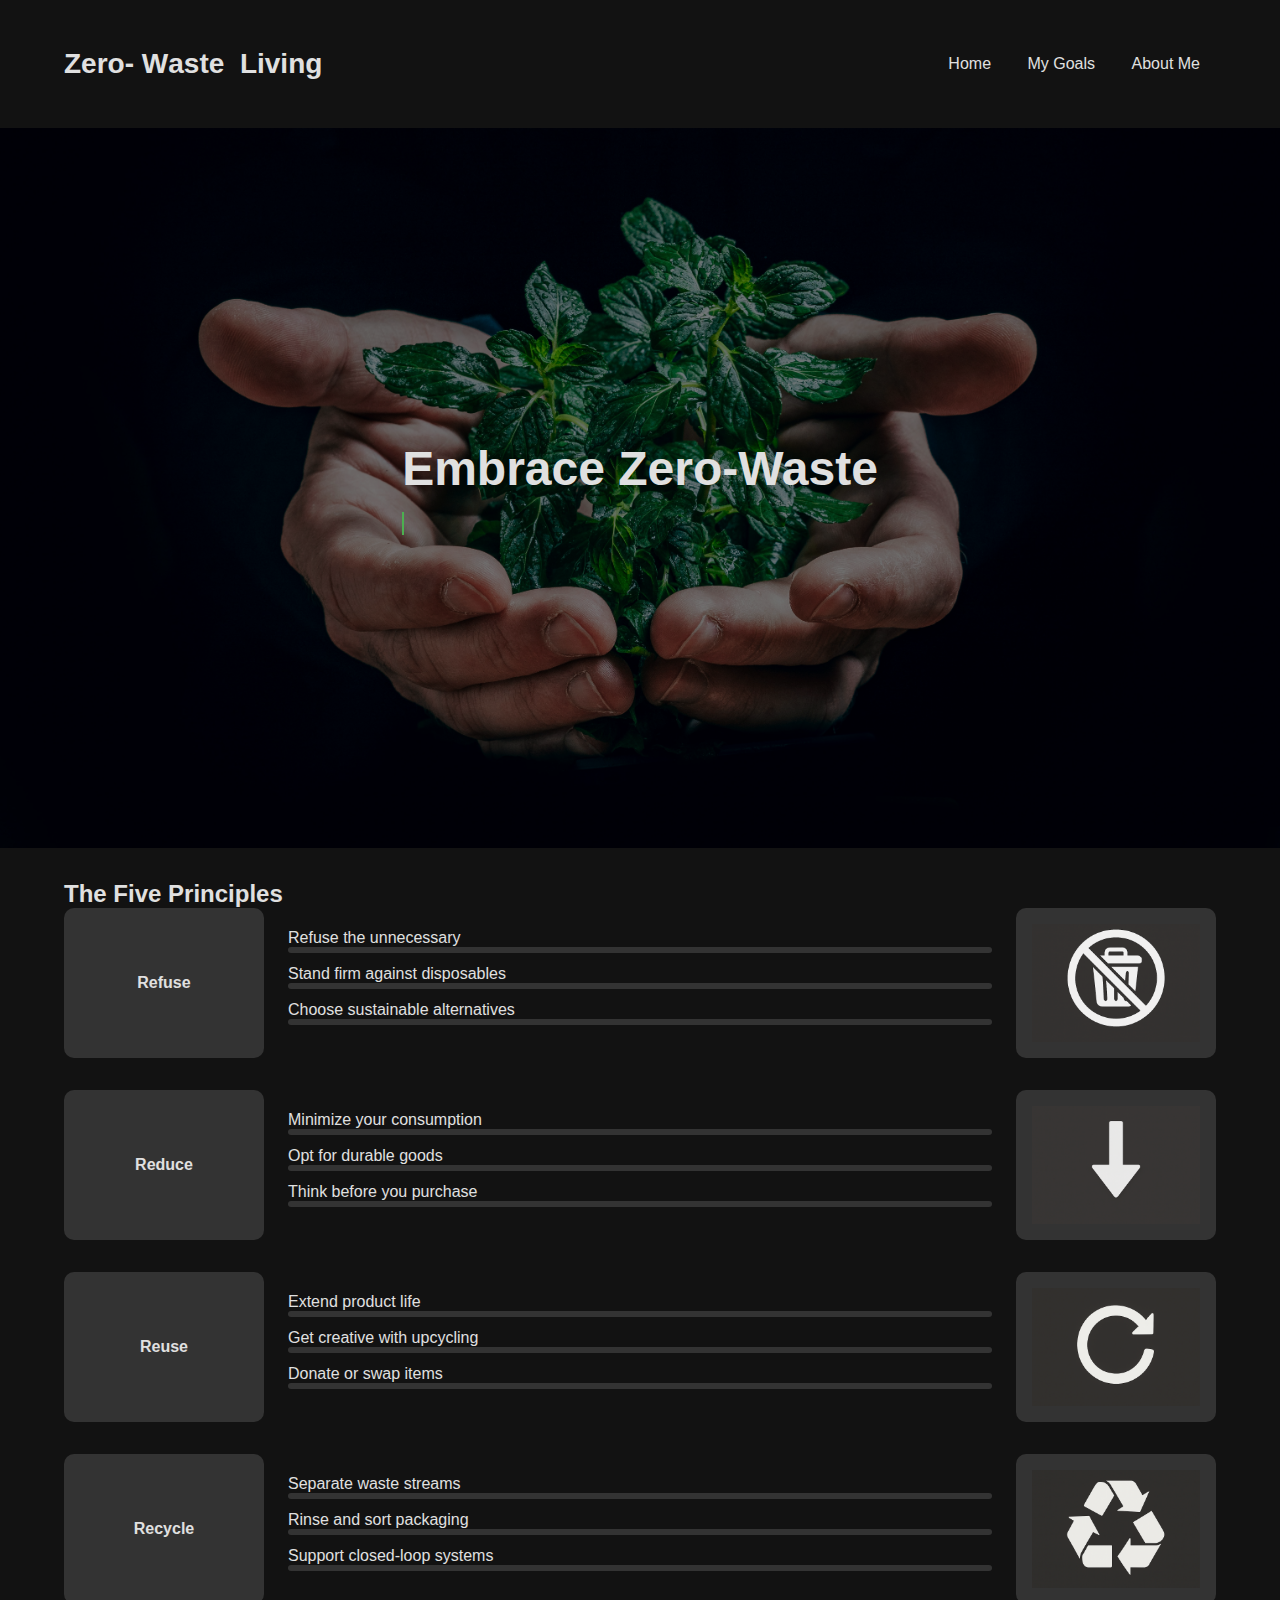
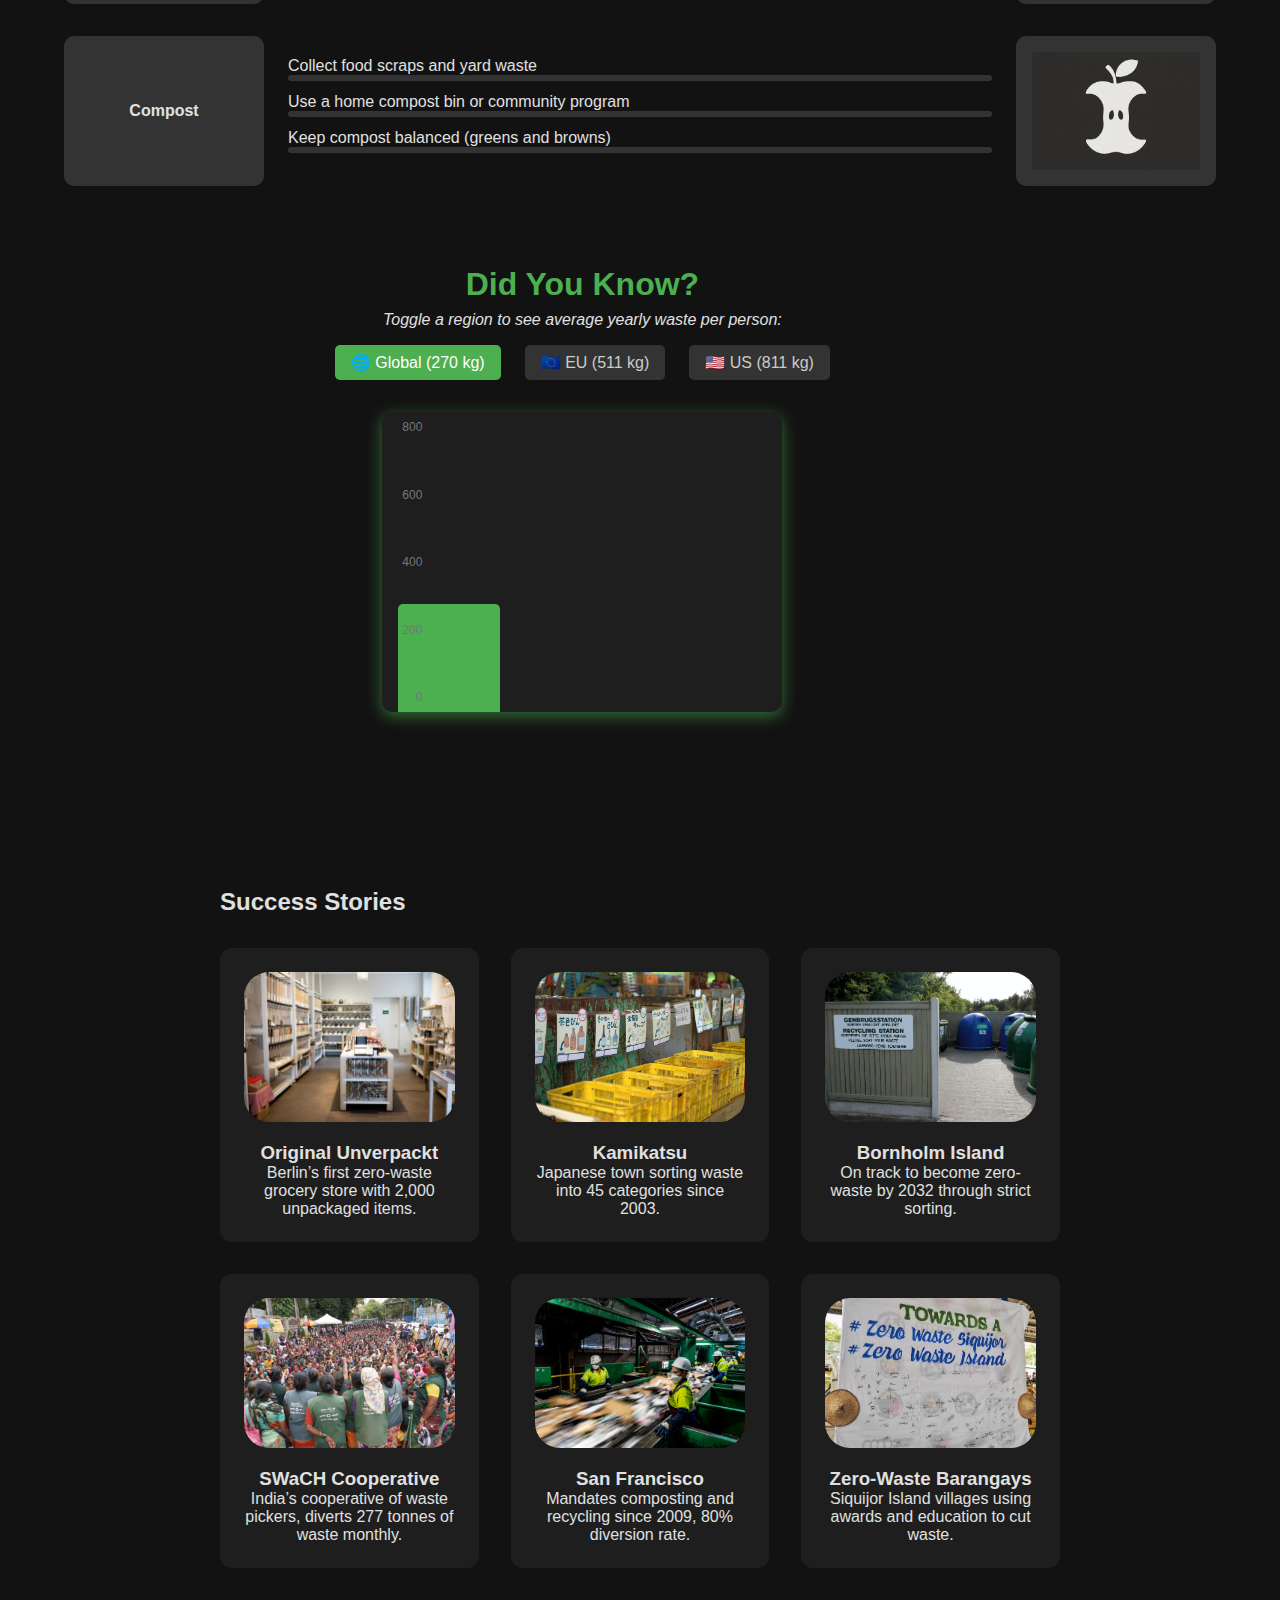
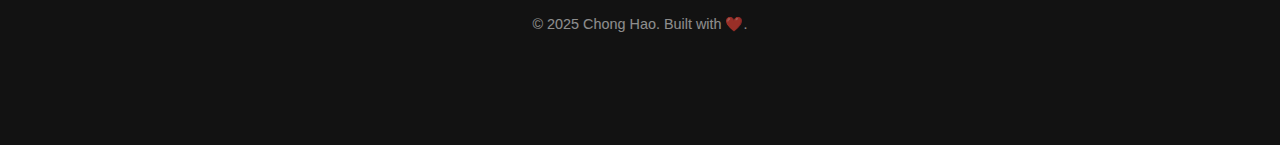
<file: FEDCA1/index.html>
<!DOCTYPE html>
<html lang="en">
<head>
  <meta charset="UTF-8">
  <meta name="viewport" content="width=device-width, initial-scale=1.0">
  <title>Zero-Waste Living</title>
  <!-- Stylesheet -->
   <link rel="stylesheet" href="index.css">
</head>
<body>
  <!-- Header -->
  <div class="container">
    <header>
      <div class="logo" id="wave-logo">
        <!-- Logo spans -->
        <span class="wave">Z</span><span class="wave">e</span><span class="wave">r</span><span class="wave">o</span><span class="wave">-</span>
        <span class="wave">W</span><span class="wave">a</span><span class="wave">s</span><span class="wave">t</span><span class="wave">e</span>
        <span class="wave"> </span>
        <span class="wave">L</span><span class="wave">i</span><span class="wave">v</span><span class="wave">i</span><span class="wave">n</span><span class="wave">g</span>
      </div>
      <nav>
        <a href="#home">Home</a>
        <a href="personal.html">My Goals</a>
        <a href="about.html">About Me</a>
      </nav>
    </header>
  </div>

  <!-- Hero -->
  <section class="hero" id="home">
    <div class="hero-content">
      <h1>Embrace <span class="color-changing">Zero-Waste</span></h1>
      <p class="typing">Five Principles to Transform Your Lifestyle</p>
    </div>
  </section>

  <!-- Principles -->
  <div class="container" id="principles">
    <h2>The  Five Principles</h2>
    <!-- Flip Rows -->
    <!-- Refuse -->
    <div class="flip-row">
      <div class="flip-container">
        <div class="flip-card">
          <div class="flip-inner">
            <div class="flip-front"><strong>Refuse</strong></div>
            <div class="flip-back">Say no to single-use plastics and freebies.</div>
          </div>
        </div>
      </div>
      <div>
        <div class="skill"><span>Refuse the unnecessary</span><div class="skill-bar"><div class="skill-fill"></div></div></div>
        <div class="skill"><span>Stand firm against disposables</span><div class="skill-bar"><div class="skill-fill"></div></div></div>
        <div class="skill"><span>Choose sustainable alternatives</span><div class="skill-bar"><div class="skill-fill"></div></div></div>
      </div>
      <div class="flip-container">
        <div class="flip-card">
          <div class="flip-inner">
            <div class="flip-front"><img src="refuse1.png" alt="Refuse action" style="width:100%; height:100%; object-fit:cover;" /></div>
            <div class="flip-back"><img src="single-use-plastic-main.jpg" alt="Refuse action" style="width:100%; height:100%; object-fit:cover;" /></div>
          </div>
        </div>
      </div>
    </div>
    <!-- Reduce -->
    <div class="flip-row">
      <div class="flip-container">
        <div class="flip-card"><div class="flip-inner"><div class="flip-front"><strong>Reduce</strong></div><div class="flip-back">Buy less, choose quality over quantity.</div></div></div>
      </div>
      <div>
        <div class="skill"><span>Minimize your consumption</span><div class="skill-bar"><div class="skill-fill"></div></div></div>
        <div class="skill"><span>Opt for durable goods</span><div class="skill-bar"><div class="skill-fill"></div></div></div>
        <div class="skill"><span>Think before you purchase</span><div class="skill-bar"><div class="skill-fill"></div></div></div>
      </div>
      <div class="flip-container">
        <div class="flip-card"><div class="flip-inner"><div class="flip-front"><img src="reduce.png" alt="Reduce action" style="width:100%; height:100%; object-fit:cover;"/></div>
        <div class="flip-back"><img src="reduce1.jpg" alt="Refuse action" style="width:100%; height:100%; object-fit:cover;" /></div></div></div>
      </div>
    </div>
    <!-- Reuse -->
    <div class="flip-row">
      <div class="flip-container">
        <div class="flip-card"><div class="flip-inner"><div class="flip-front"><strong>Reuse</strong></div><div class="flip-back">Repair and repurpose your items.</div></div></div>
      </div>
      <div>
        <div class="skill"><span>Extend product life</span><div class="skill-bar"><div class="skill-fill"></div></div></div>
        <div class="skill"><span>Get creative with upcycling</span><div class="skill-bar"><div class="skill-fill"></div></div></div>
        <div class="skill"><span>Donate or swap items</span><div class="skill-bar"><div class="skill-fill"></div></div></div>
      </div>
      <div class="flip-container">
        <div class="flip-card"><div class="flip-inner"><div class="flip-front"><img src="reuse.png" alt="Reuse action" style="width:100%; height:100%; object-fit:cover;"/></div>
        <div class="flip-back"><img src="reuse2.png" alt="Refuse action" style="width:100%; height:100%; object-fit:cover;" /></div></div></div>
      </div>
    </div>
    <!-- Recycle -->
    <div class="flip-row">
      <div class="flip-container">
        <div class="flip-card"><div class="flip-inner"><div class="flip-front"><strong>Recycle</strong></div><div class="flip-back">Sort materials properly to reduce landfill.</div></div></div>
      </div>
      <div>
        <div class="skill"><span>Separate waste streams</span><div class="skill-bar"><div class="skill-fill"></div></div></div>
        <div class="skill"><span>Rinse and sort packaging</span><div class="skill-bar"><div class="skill-fill"></div></div></div>
        <div class="skill"><span>Support closed-loop systems</span><div class="skill-bar"><div class="skill-fill"></div></div></div>
        </div>
      <div class="flip-container">
        <div class="flip-card"><div class="flip-inner"><div class="flip-front"><img src="recycle.png" alt="Reuse action" style="width:100%; height:100%; object-fit:cover;"/></div>
        <div class="flip-back"><img src="recycle1.png" alt="Refuse action" style="width:100%; height:100%; object-fit:cover;" /></div></div></div>
      </div>
    </div>
     <!-- Recycle -->
    <div class="flip-row">
      <div class="flip-container">
        <div class="flip-card"><div class="flip-inner"><div class="flip-front"><strong>Compost</strong></div><div class="flip-back">Save kitchen scraps for composting</div></div></div>
      </div>
      <div>
        <div class="skill"><span>Collect food scraps and yard waste</span><div class="skill-bar"><div class="skill-fill"></div></div></div>
        <div class="skill"><span>Use a home compost bin or community program</span><div class="skill-bar"><div class="skill-fill"></div></div></div>
        <div class="skill"><span>Keep compost balanced (greens and browns)</span><div class="skill-bar"><div class="skill-fill"></div></div></div>
        </div>
      <div class="flip-container">
        <div class="flip-card"><div class="flip-inner"><div class="flip-front"><img src="compost.png" alt="Reuse action" style="width:100%; height:100%; object-fit:cover;"/></div>
        <div class="flip-back"><img src="compost2.png" alt="Refuse action" style="width:100%; height:100%; object-fit:cover;" /></div></div></div>
      </div>
    </div>
        <!-- Statistics -->
  <section id="statistics" class="container">
    <h2>Did You Know?</h2>
    <p>Toggle a region to see average yearly waste per person:</p>

    <!-- Hidden radios must be siblings of .chart -->
    <input type="radio" name="region" id="region-global" checked>
    <input type="radio" name="region" id="region-eu">
    <input type="radio" name="region" id="region-us">

    <!-- Controls -->
    <div class="stats-controls">
      <label for="region-global">🌐 Global (270 kg)</label>
      <label for="region-eu">🇪🇺 EU (511 kg)</label>
      <label for="region-us">🇺🇸 US (811 kg)</label>
    </div>

    <!-- Chart -->
    <div class="chart">
      <div class="bar global" title="Global: 570 kg"></div>
      <div class="bar eu"     title="EU: 490 kg"></div>
      <div class="bar us"     title="US: 730 kg"></div>
      <div class="y-axis">
        <span>0</span><span>200</span><span>400</span>
        <span>600</span><span>800</span>
      </div>
    </div>
  </section>

  <!-- Success Stories -->
  <div class="container" id="stories">


  <!-- Success Stories -->
  <div class="container" id="stories">

<div class="container" id="stories">
  <h2>Success Stories</h2>
  <div class="grid">
    <!-- Original Unverpackt -->
    <div class="card">
      <a href="https://original-unverpackt.de" target="_blank" rel="noopener noreferrer">
        <img src="original-unverpackt-store.jpg" alt="Original Unverpackt">
      </a>
      <h3>Original Unverpackt</h3>
      <p class="summary">
        Berlin’s first zero-waste grocery store with 2,000 unpackaged items.
      </p>
      <p class="details">
        Founded in 2014 by Sara and Milena, Original Unverpackt pioneered refill stations across Europe. They offer bulk staples—grains, spices, cleaning products—and partner with local producers for seasonal goods. In 2024 they opened a second location and launched an online refilling service.
      </p>
    </div>

    <!-- Kamikatsu -->
    <div class="card">
      <a href="https://www.core77.com/posts/125980/This-Japanese-Town-Sorts-Their-Waste-Into-These-45-Categories" target="_blank" rel="noopener noreferrer">
        <img src="japan.avif" alt="Kamikatsu Town">
      </a>
      <h3>Kamikatsu</h3>
      <p class="summary">
        Japanese town sorting waste into 45 categories since 2003.
      </p>
      <p class="details">
        In 2003 Kamikatsu set a goal to go zero-waste by 2020 and introduced a 45-bin separation system. Residents bring sorted materials to the recycling centre and attend monthly workshops. Their initiative has cut landfill waste by over 80% and become a global model.
      </p>
    </div>

    <!-- Bornholm Island -->
    <div class="card">
      <a href="https://www.bornholm.info" target="_blank" rel="noopener noreferrer">
        <img src="waste-recycling-bornholm-denmark (1).jpg" alt="Bornholm Island">
      </a>
      <h3>Bornholm Island</h3>
      <p class="summary">
        On track to become zero-waste by 2032 through strict sorting.
      </p>
      <p class="details">
        The Danish island has invested in state-of-the-art recycling and composting facilities. Every household sorts into 12 waste streams, and local restaurants repurpose food scraps into biogas. A pay-as-you-throw scheme rewards minimal residual waste.
      </p>
    </div>

    <!-- SWaCH Cooperative -->
    <div class="card">
      <a href="https://swachcoop.com" target="_blank" rel="noopener noreferrer">
        <img src="2403.webp" alt="SWaCH Cooperative">
      </a>
      <h3>SWaCH Cooperative</h3>
      <p class="summary">
        India’s cooperative of waste pickers, diverts 277 tonnes of waste monthly.
      </p>
      <p class="details">
        Established in Pune in 2008, SWaCH is run by over 3,000 waste pickers who provide doorstep collection to 400,000+ households. They segregate on the spot, ensuring recyclables go back into the system and organics to compost.
      </p>
    </div>

    <!-- San Francisco -->
    <div class="card">
      <a href="https://sfenvironment.org/zero-waste" target="_blank" rel="noopener noreferrer">
        <img src="lede-wwsanfran-peterson.jpg" alt="San Francisco">
      </a>
      <h3>San Francisco</h3>
      <p class="summary">
        Mandates composting and recycling since 2009, 80% diversion rate.
      </p>
      <p class="details">
        In 2009 the city required three-bin separation (landfill, compost, recycling). Thanks to strict enforcement and education, San Francisco consistently diverts over 80% of its waste. In 2023 the rate hit 83%, aiming for zero waste by 2025.
      </p>
    </div>

    <!-- Zero-Waste Barangays -->
    <div class="card">
      <a href="https://pia.gov.ph/siquijor-awards-zero-waste-brgys-public-schools/" target="_blank" rel="noopener noreferrer">
        <img src="philipine.jpg" alt="Zero-Waste Barangays">
      </a>
      <h3>Zero-Waste Barangays</h3>
      <p class="summary">
        Siquijor Island villages using awards and education to cut waste.
      </p>
      <p class="details">
        Barangays compete for the “Zero-Waste Champion” award by implementing plastic bans, community composting, and school cleanups. Micro-grants and training from the local government have slashed plastic litter by 60% in four years.
      </p>
    </div>
  </div>
</div>


  <!-- Footer -->
  <footer>
    <p>&copy; 2025 Chong Hao. Built with ❤️.</p>
  </footer>

  <!-- Expand/Collapse Script -->
  <script>
    document.querySelectorAll('#stories .card').forEach(card => {
      card.addEventListener('click', () => {
        card.classList.toggle('expanded');
      });
    });
  </script>
</body>
</html>
</file>
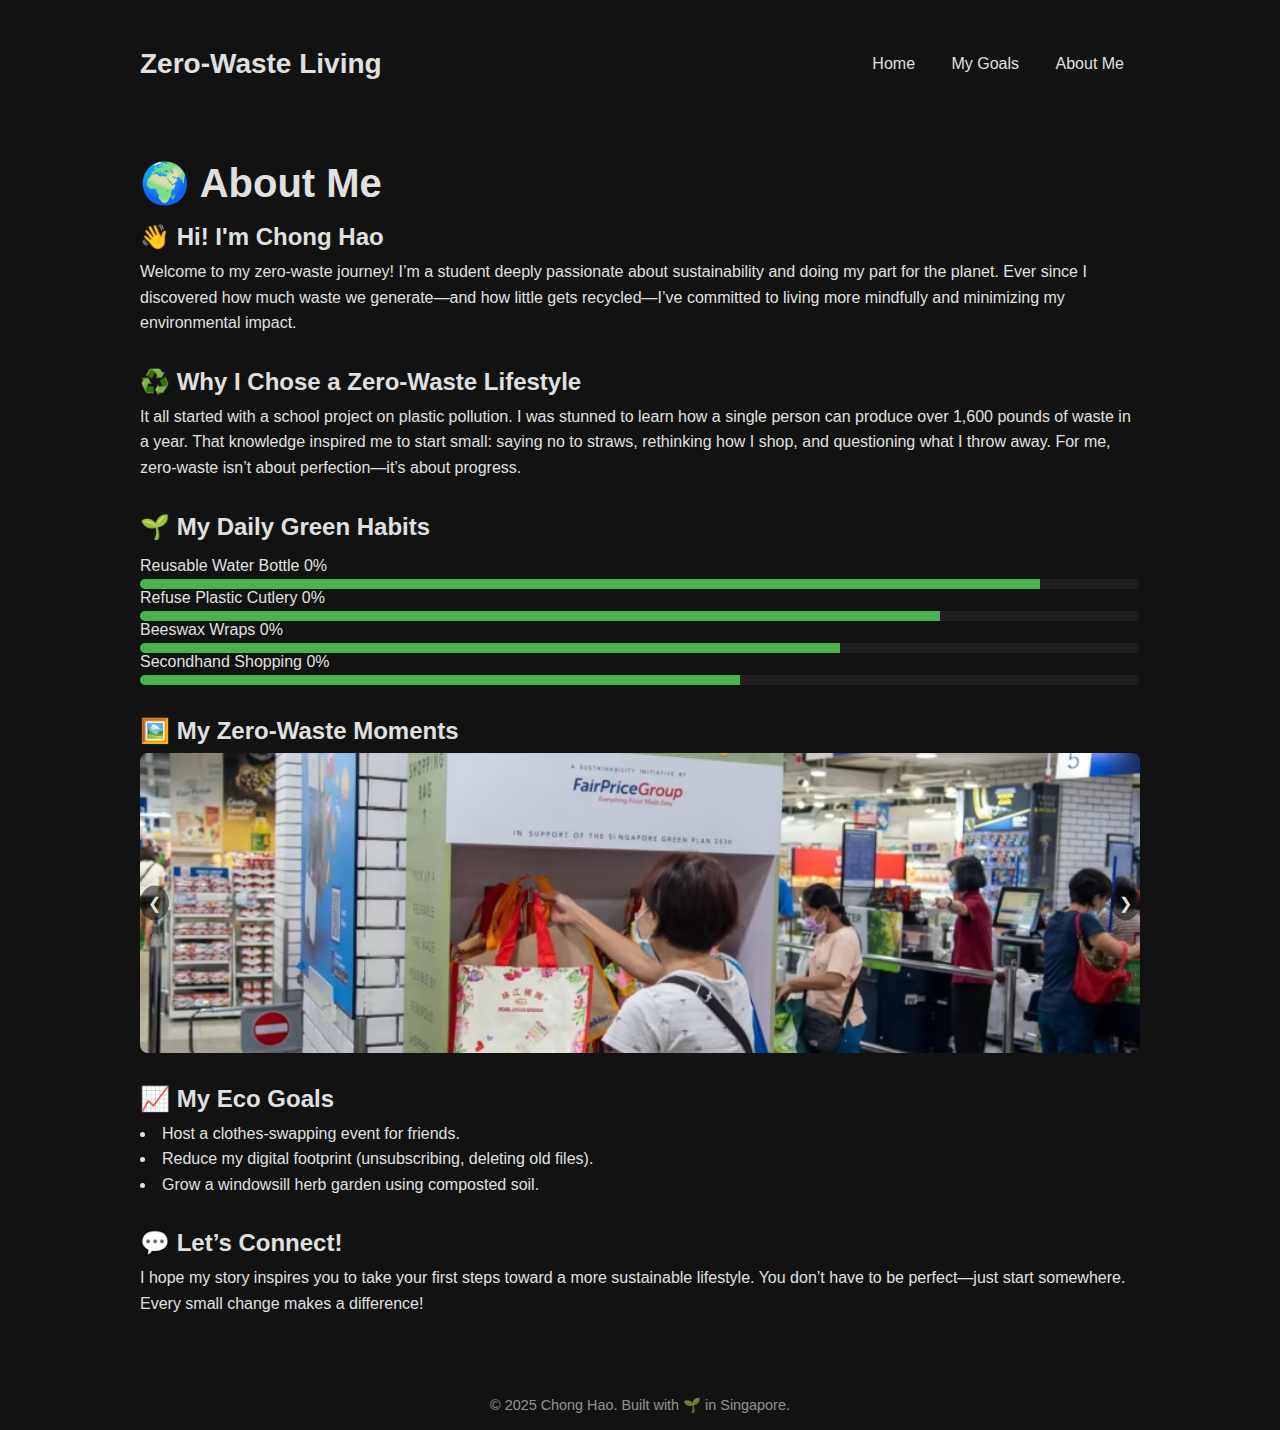
<file: FEDCA1/about.html>
<!DOCTYPE html>
<html lang="en">
<head>
  <meta charset="UTF-8" />
  <meta name="viewport" content="width=device-width, initial-scale=1.0"/>
  <title>About Me - Zero-Waste Journey</title>
  <!-- Embedded Styles from index.html -->
  <style>
    :root {
      --bg-color: #121212;
      --text-color: #e0e0e0;
      --accent-color: #4CAF50;
      --hover-glow: rgba(76, 175, 80, 0.6);
      --transition: 0.3s ease;
    }
    * { box-sizing: border-box; margin: 0; padding: 0; }
    body { background: var(--bg-color); color: var(--text-color); font-family: 'Segoe UI', sans-serif; }
    .container { width: 90%; max-width: 1000px; margin: auto; padding: 2rem 0; }
    header { display: flex; justify-content: space-between; align-items: center; padding: 1rem 0; }
    .logo { font-size: 1.75rem; font-weight: bold; cursor: pointer; }
    nav a { color: var(--text-color); text-decoration: none; margin: 0 1rem; position: relative; transition: transform var(--transition); }
    nav a::after { content: ''; position: absolute; bottom: -4px; left: 0; width: 100%; height: 2px; background: var(--accent-color); transform: scaleX(0); transform-origin: left; transition: transform var(--transition); }
    nav a:hover { transform: translateY(-2px); }
    nav a:hover::after { transform: scaleX(1); }
    main h1 { margin-bottom: 1rem; font-size: 2.5rem; }
    .about-section { margin-bottom: 2rem; }
    .about-section h2 { font-size: 1.5rem; margin-bottom: 0.5rem; }
    .about-section p, .about-section ul { line-height: 1.6; }
    .about-section ul { list-style: disc inside; }
    /* Progress Bars */
    .progress-container { margin: 1rem 0; }
    .progress-label { margin-bottom: 0.25rem; }
    .progress-bar { width: 100%; background: #1e1e1e; border-radius: 5px; overflow: hidden; height: 10px; }
    .progress-fill { width: 0; height: 100%; background: var(--accent-color); transition: width 1.5s ease; }
    /* Carousel */
    .carousel { position: relative; overflow: hidden; width: 100%; height: 300px; border-radius: 8px; }
    .carousel img { width: 100%; height: 100%; object-fit: cover; position: absolute; top: 0; left: 100%; transition: left var(--transition); }
    .carousel img.active { left: 0; }
    .carousel img.prev { left: -100%; }
    .carousel-controls { position: absolute; top: 50%; width: 100%; display: flex; justify-content: space-between; transform: translateY(-50%); }
    .carousel-control { background: rgba(0,0,0,0.5); padding: 0.5rem; cursor: pointer; border-radius: 50%; }
    footer { text-align: center; padding: 1rem 0; font-size: 0.9rem; opacity: 0.6; }
    footer a { color: var(--accent-color); text-decoration: none; }
  </style>
</head>
<body>
  <div class="container">
    <header>
      <div class="logo">Zero-Waste Living</div>
      <nav>
        <a href="index.html">Home</a>
        <a href="personal.html">My Goals</a>
        <a href="about.html">About Me</a>
      </nav>
    </header>
  </div>
  <main class="container">
    <h1>🌍 About Me</h1>
    <section class="about-section">
      <h2>👋 Hi! I'm Chong Hao</h2>
      <p>Welcome to my zero-waste journey! I’m a student deeply passionate about sustainability and doing my part for the planet. Ever since I discovered how much waste we generate—and how little gets recycled—I’ve committed to living more mindfully and minimizing my environmental impact.</p>
    </section>
    <section class="about-section">
      <h2>♻️ Why I Chose a Zero-Waste Lifestyle</h2>
      <p>It all started with a school project on plastic pollution. I was stunned to learn how a single person can produce over 1,600 pounds of waste in a year. That knowledge inspired me to start small: saying no to straws, rethinking how I shop, and questioning what I throw away. For me, zero-waste isn’t about perfection—it’s about progress.</p>
    </section>
    <section class="about-section">
      <h2>🌱 My Daily Green Habits</h2>
      <div class="progress-container" id="habits">
        <div class="progress-label">Reusable Water Bottle <span class="percent">0%</span></div>
        <div class="progress-bar"><div class="progress-fill" data-progress="90"></div></div>
        <div class="progress-label">Refuse Plastic Cutlery <span class="percent">0%</span></div>
        <div class="progress-bar"><div class="progress-fill" data-progress="80"></div></div>
        <div class="progress-label">Beeswax Wraps <span class="percent">0%</span></div>
        <div class="progress-bar"><div class="progress-fill" data-progress="70"></div></div>
        <div class="progress-label">Secondhand Shopping <span class="percent">0%</span></div>
        <div class="progress-bar"><div class="progress-fill" data-progress="60"></div></div>
      </div>
    </section>
    <section class="about-section">
      <h2>🖼️ My Zero-Waste Moments</h2>
      <div class="carousel" id="photoCarousel">
        <img src="ntucplasticbag5cent-01.avif" alt="Using a reusable bag while shopping" class="active" />
        <img src="IMG_8981_1_1000x1000.webp" alt="My zero-waste kit flat lay" />
        <img src="seedling_in_compost_soil_in_hands.webp" alt="Composting in the backyard" />
        <div class="carousel-controls">
          <div class="carousel-control" id="prevBtn">&#10094;</div>
          <div class="carousel-control" id="nextBtn">&#10095;</div>
        </div>
      </div>
    </section>
    <section class="about-section">
      <h2>📈 My Eco Goals</h2>
      <ul>
        <li>Host a clothes-swapping event for friends.</li>
        <li>Reduce my digital footprint (unsubscribing, deleting old files).</li>
        <li>Grow a windowsill herb garden using composted soil.</li>
      </ul>
    </section>
    <section class="about-section">
      <h2>💬 Let’s Connect!</h2>
      <p>I hope my story inspires you to take your first steps toward a more sustainable lifestyle. You don’t have to be perfect—just start somewhere. Every small change makes a difference!</p>
    </section>
  </main>
  <footer>
    &copy; 2025 Chong Hao. Built with 🌱 in Singapore.
  </footer>
  <script>
    // Progress Bar Animation
    document.addEventListener('DOMContentLoaded', () => {
      const fills = document.querySelectorAll('.progress-fill');
      fills.forEach(fill => {
        const pct = fill.getAttribute('data-progress');
        setTimeout(() => {
          fill.style.width = pct + '%';
          fill.nextElementSibling && (fill.parentElement.previousElementSibling.querySelector('.percent').textContent = pct + '%');
        }, 500);
      });
      // Carousel Logic
      const slides = document.querySelectorAll('#photoCarousel img');
      let idx = 0;
      document.getElementById('nextBtn').addEventListener('click', () => changeSlide(1));
      document.getElementById('prevBtn').addEventListener('click', () => changeSlide(-1));
      function changeSlide(dir) {
        slides[idx].classList.remove('active');
        idx = (idx + dir + slides.length) % slides.length;
        slides[idx].classList.add('active');
      }
    });
  </script>
</body>
</html>
</file>
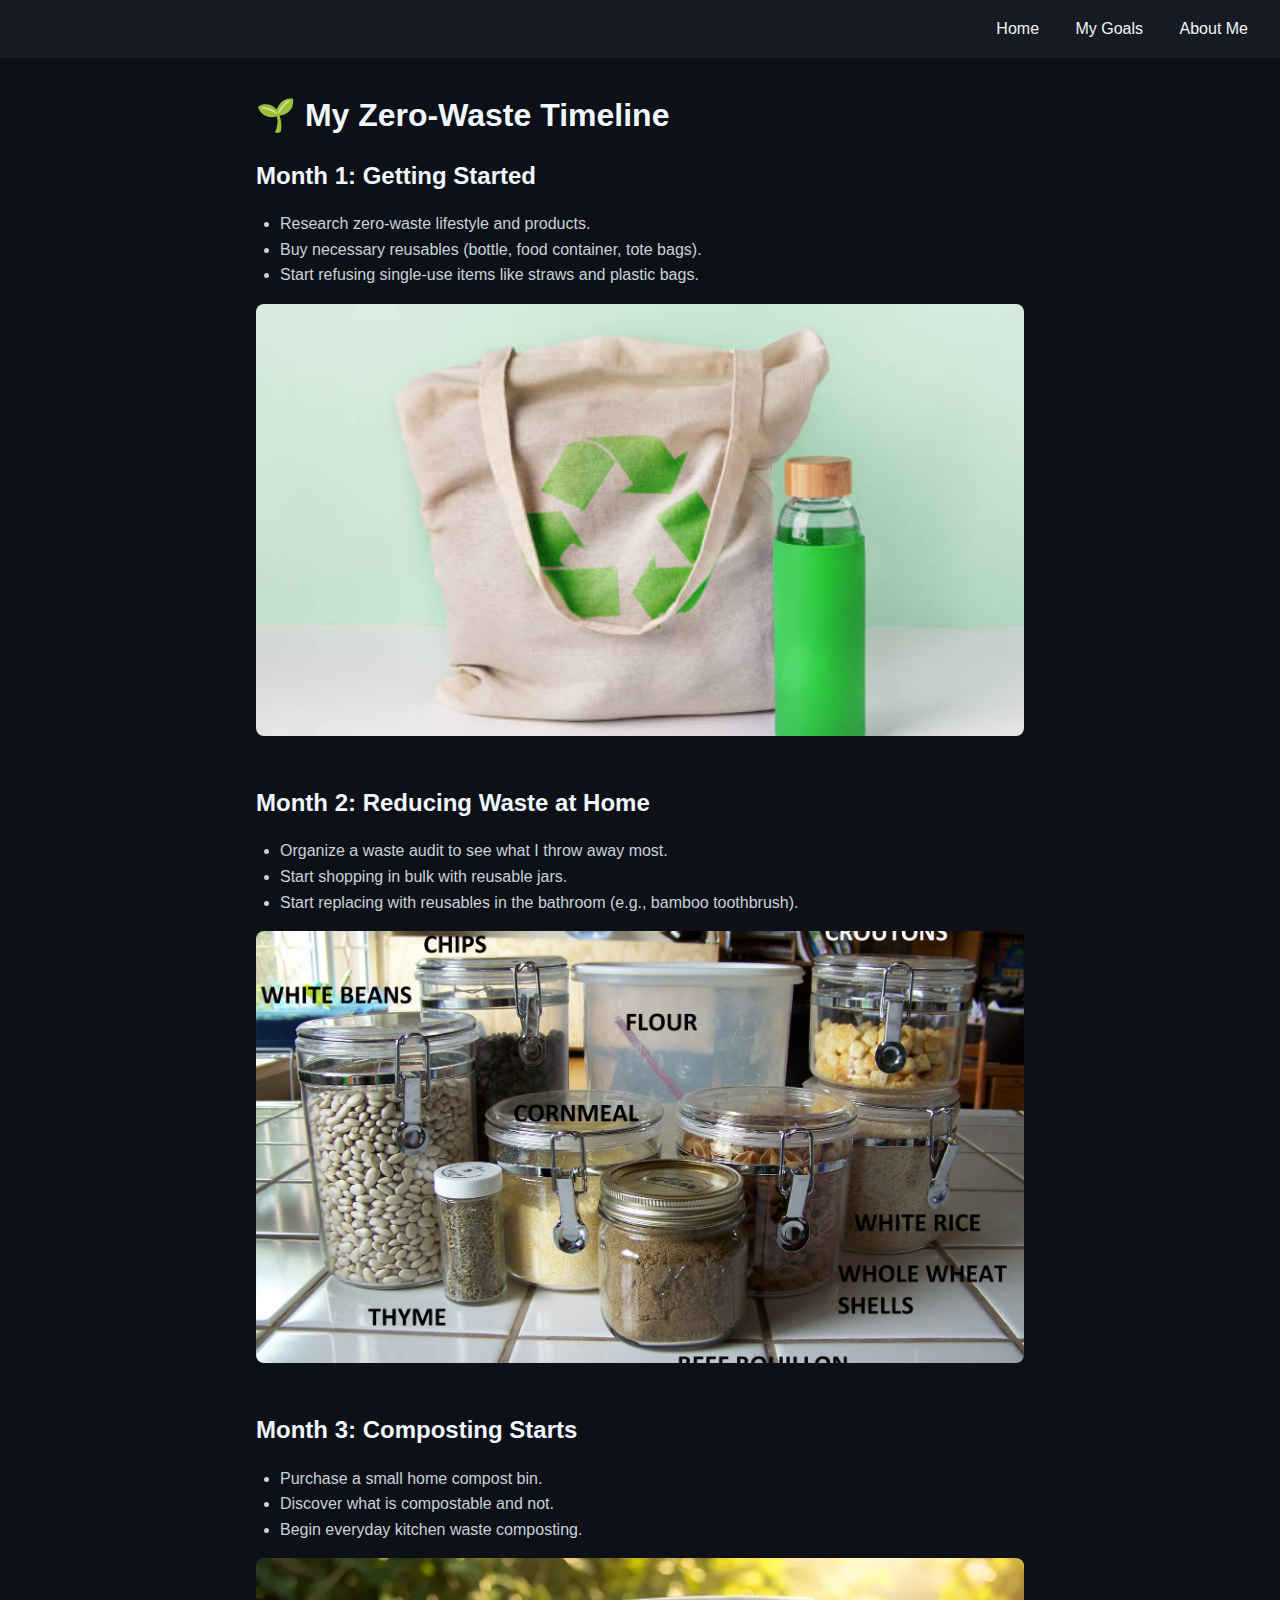
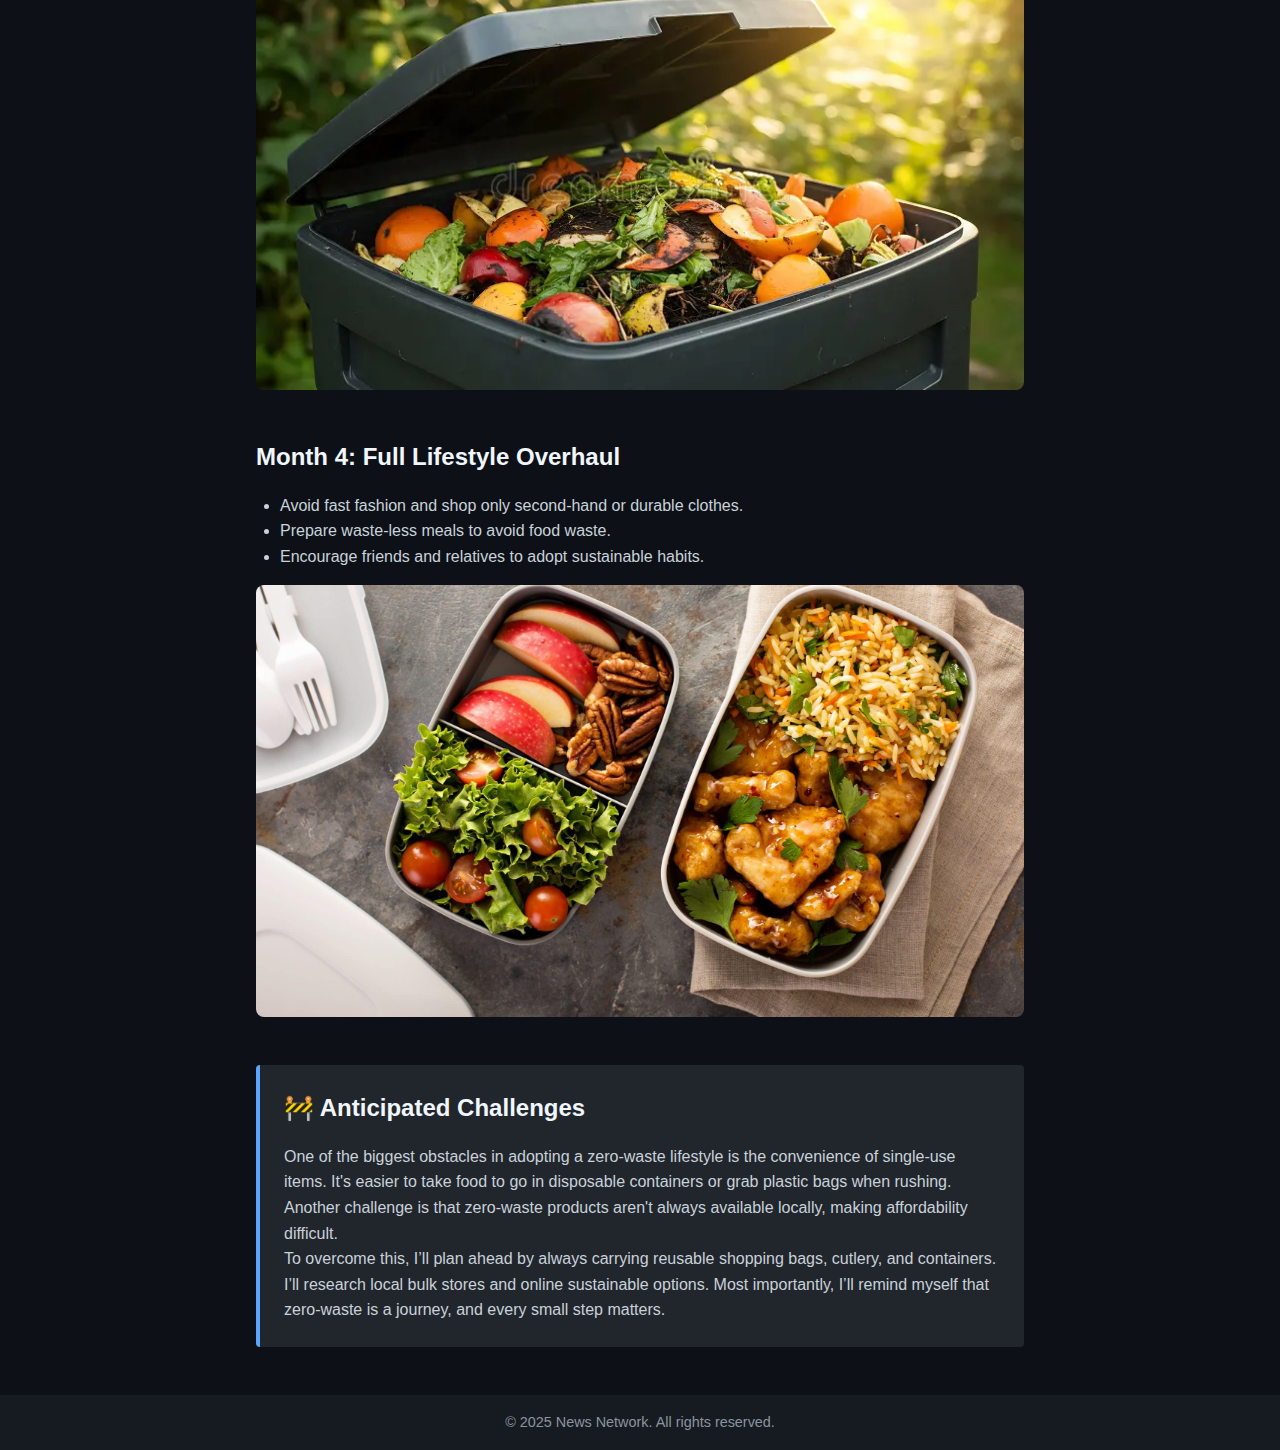
<file: FEDCA1/personal.html>
<!DOCTYPE html>
<html lang="en">
<head>
  <meta charset="UTF-8" />
  <meta name="viewport" content="width=device-width, initial-scale=1.0"/>
  <title>My Zero-Waste Timeline</title>
  <link rel="stylesheet" href="styles.css" />
</head>
<body>
  <header class="topnav">
    <nav>
      <a href="index.html">Home</a>
      <a href="personal.html">My Goals</a>
      <a href="about.html">About Me</a>
    </nav>
  </header>

  <main class="timeline-container">
    <h1>🌱 My Zero-Waste Timeline</h1>

    <!-- Month 1 -->
    <section class="timeline-section">
      <h2>Month 1: Getting Started</h2>
      <ul>
        <li>Research zero-waste lifestyle and products.</li>
        <li>Buy necessary reusables (bottle, food container, tote bags).</li>
        <li>Start refusing single-use items like straws and plastic bags.</li>
      </ul>
      <figure class="image-16-9">
        <img src="totebag.jpg" alt="Reusable bottle and tote bag"/>
      </figure>
    </section>

    <!-- Month 2 -->
    <section class="timeline-section">
      <h2>Month 2: Reducing Waste at Home</h2>
      <ul>
        <li>Organize a waste audit to see what I throw away most.</li>
        <li>Start shopping in bulk with reusable jars.</li>
        <li>Start replacing with reusables in the bathroom (e.g., bamboo toothbrush).</li>
      </ul>
      <figure class="image-16-9">
        <img src="Bulk Bin Products.jpg" alt="Bulk bins and glass jars"/>
      </figure>
    </section>

    <!-- Month 3 -->
    <section class="timeline-section">
      <h2>Month 3: Composting Starts</h2>
      <ul>
        <li>Purchase a small home compost bin.</li>
        <li>Discover what is compostable and not.</li>
        <li>Begin everyday kitchen waste composting.</li>
      </ul>
      <figure class="image-16-9">
        <img src="vibrant-image-compost-bin-brimming-food-scraps-generated-ai-showcasing-benefits-home-composting-diverse-mix-378522899.webp" alt="Compost bin with vegetable scraps"/>
      </figure>
    </section>

    <!-- Month 4 -->
    <section class="timeline-section">
      <h2>Month 4: Full Lifestyle Overhaul</h2>
      <ul>
        <li>Avoid fast fashion and shop only second-hand or durable clothes.</li>
        <li>Prepare waste-less meals to avoid food waste.</li>
        <li>Encourage friends and relatives to adopt sustainable habits.</li>
      </ul>
      <figure class="image-16-9">
        <img src="Why-Home-Cooked-Food-Delivery-is-Better-Than-Takeouts-scaled.jpg"Second-hand clothes and a home-cooked meal"/>
      </figure>
    </section>

    <!-- Obstacles Section -->
    <section class="obstacles">
      <h2>🚧 Anticipated Challenges</h2>
      <p>
        One of the biggest obstacles in adopting a zero-waste lifestyle is the convenience of
        single-use items. It's easier to take food to go in disposable containers or grab plastic
        bags when rushing. Another challenge is that zero-waste products aren't always available
        locally, making affordability difficult.
      </p>
      <p>
        To overcome this, I’ll plan ahead by always carrying reusable shopping bags, cutlery,
        and containers. I’ll research local bulk stores and online sustainable options. Most
        importantly, I’ll remind myself that zero-waste is a journey, and every small step matters.
      </p>
    </section>
  </main>

  <footer class="site-footer">
    &copy; 2025 News Network. All rights reserved.
  </footer>
</body>
</html>
</file>
<file: FEDCA1/index.css>
/* CSS Variables */
    :root {
      --bg-color: #121212;
      --text-color: #e0e0e0;
      --accent-color: #4CAF50;
      --hover-glow: rgba(76, 175, 80, 0.6);
      --transition: 0.3s ease;
    }
    * { box-sizing: border-box; margin: 0; padding: 0; }
    body { background: var(--bg-color); color: var(--text-color); font-family: 'Segoe UI', sans-serif; }
    .container { width: 90%; max-width: 1200px; margin: auto; padding: 2rem 0; }

    /* Header */
    header { display: flex; justify-content: space-between; align-items: center; padding: 1rem 0; }
    .logo { font-size: 1.75rem; font-weight: bold; cursor: pointer; }
    nav a { color: var(--text-color); text-decoration: none; margin: 0 1rem; position: relative; transition: transform var(--transition); }
    nav a::after { content: ''; position: absolute; bottom: -4px; left: 0; width: 100%; height: 2px; background: var(--accent-color); transform: scaleX(0); transform-origin: left; transition: transform var(--transition); }
    nav a:hover { transform: translateY(-2px); }
    nav a:hover::after { transform: scaleX(1); }

    /* Hero Section */
    .hero { height: 80vh; display: flex; flex-direction: column; justify-content: center; align-items: center; text-align: center; background: url('Plant.jpg') center/cover no-repeat; position: relative; }
    .hero::after { content: ''; position: absolute; inset: 0; background: rgba(0,0,0,0.5); }
    .hero-content { position: relative; z-index: 1; }
    .hero h1 { font-size: 3rem; margin-bottom: 1rem; animation: textGlow 2s infinite alternate; }
    .hero p { font-size: 1.25rem; max-width: 600px; }

    /* Grid & Cards */
    .grid { display: grid; grid-template-columns: repeat(auto-fit, minmax(250px, 1fr)); gap: 2rem; margin-top: 2rem; }
    .card { background: #1e1e1e; border-radius: 12px; padding: 1.5rem; text-align: center; transition: transform var(--transition), box-shadow var(--transition); }
    .card:hover { transform: translateY(-8px); box-shadow: 0 8px 24px var(--hover-glow); }
    .card img { width: 100%; height: 150px; object-fit: cover; border-radius: 25px; margin-bottom: 1rem; transition: transform var(--transition), box-shadow var(--transition); }
    .card img:hover { transform: scale(1.05); box-shadow: 0 6px 20px var(--hover-glow); }

    /* Flip Rows */
    .flip-row { display: grid; grid-template-columns: 200px 1fr 200px; gap: 1.5rem; align-items: center; margin-bottom: 2rem; }
    .flip-container { perspective: 1200px; }
    .flip-card { width: 100%; height: 150px; position: relative; transition: box-shadow var(--transition); border-radius: 10px; overflow: hidden; }
    .flip-container:hover .flip-card { box-shadow: 0 0 12px var(--accent-color); }
    .flip-inner { position: relative; width: 100%; height: 100%; transition: transform 0.6s; transform-style: preserve-3d; }
    .flip-row:hover .flip-inner { transform: rotateY(180deg); }
    .flip-front, .flip-back { position: absolute; width: 100%; height: 100%; backface-visibility: hidden; display: flex; align-items: center; justify-content: center; padding: 1rem; }
    .flip-front { background: #333; }
    .flip-back { background: #222; color: var(--accent-color); transform: rotateY(180deg); text-align: center; }

    /* Skill Bars in middle */
    .skill { margin-bottom: 0.75rem; }
    .skill-bar { width: 100%; background: #333; border-radius: 5px; overflow: hidden; height: 6px; }
    .skill-fill { width: 0; height: 100%; background: var(--accent-color); transition: width 1s ease; }
    .flip-row:hover .skill-fill { width: 100%; }

    /* Animated Text */
    .color-changing { display: inline-block; animation: hueRotate 5s infinite linear; }
    .typing { border-right: 2px solid var(--accent-color); white-space: nowrap; overflow: hidden; width: 0; animation: typing 4s steps(30) forwards, blink 0.75s step-end infinite alternate; }

    /* Keyframes */
    @keyframes textGlow { from { text-shadow: 0 0 8px var(--accent-color); } to { text-shadow: 0 0 16px var(--accent-color); } }
    @keyframes hueRotate { to { filter: hue-rotate(360deg); } }
    @keyframes typing { to { width: 100%; } }
    @keyframes blink { 50% { border-color: transparent; } }

    /* Footer */
    footer { text-align: center; padding: 1rem 0; font-size: 0.9rem; opacity: 0.6; }
    footer a { color: var(--accent-color); text-decoration: none; }

    /* Wave Animation for Logo */
    .logo .wave { display: inline-block; animation: waveBounce 1s infinite alternate; }
    .logo .wave:nth-child(1)  { animation-delay: 0s; }
    .logo .wave:nth-child(2)  { animation-delay: 0.05s; }
    .logo .wave:nth-child(3)  { animation-delay: 0.10s; }
    .logo .wave:nth-child(4)  { animation-delay: 0.15s; }
    .logo .wave:nth-child(5)  { animation-delay: 0.20s; }
    .logo .wave:nth-child(6)  { animation-delay: 0.25s; }
    .logo .wave:nth-child(7)  { animation-delay: 0.30s; }
    .logo .wave:nth-child(8)  { animation-delay: 0.35s; }
    .logo .wave:nth-child(9)  { animation-delay: 0.40s; }
    .logo .wave:nth-child(10) { animation-delay: 0.45s; }
    .logo .wave:nth-child(11) { animation-delay: 0.50s; }
    .logo .wave:nth-child(12) { animation-delay: 0.55s; }
    .logo .wave:nth-child(13) { animation-delay: 0.60s; }
    .logo .wave:nth-child(14) { animation-delay: 0.65s; }
    .logo .wave:nth-child(15) { animation-delay: 0.70s; }
    .logo .wave:nth-child(16) { animation-delay: 0.75s; }
    .logo .wave:nth-child(17) { animation-delay: 0.80s; }
    .logo .wave:nth-child(18) { animation-delay: 0.85s; }
    .logo .wave:nth-child(19) { animation-delay: 0.90s; }
    @keyframes waveBounce { to { transform: translateY(-12px); } }

   /* 1. Hide details by default */
#stories .card .details {
  max-height: 0;
  overflow: hidden;
  transition: max-height var(--transition);
}

/* 2. (Optional) Dim the summary a bit on hover */
#stories .card:hover .summary {
  opacity: 0.6;
  transition: opacity var(--transition);
}

/* 3. Expand details on hover */
#stories .card:hover .details {
  max-height: 500px; /* big enough for your longest detail text */
}
/* Hide the radios (we only use them for :checked state) */
#statistics > input[type="radio"] {
  display: none;
}

/* Section styling */
#statistics {
  text-align: center;
  margin: 3rem 0;
}
#statistics h2 {
  font-size: 2rem;
  margin-bottom: 0.5rem;
  color: var(--accent-color);
}
#statistics p {
  margin-bottom: 1rem;
  font-style: italic;
}

/* Labels as buttons */
.stats-controls {
  display: flex;
  justify-content: center;
  gap: 1rem;
  margin-bottom: 2rem;
}
.stats-controls label {
  padding: 0.5rem 1rem;
  border-radius: 5px;
  background: #333;
  color: var(--text-color);
  cursor: pointer;
  transition: background var(--transition), color var(--transition);
}
#region-global:checked   + .stats-controls label[for="region-global"],
#region-eu:checked       + .stats-controls label[for="region-eu"],
#region-us:checked       + .stats-controls label[for="region-us"] {
  background: var(--accent-color);
  color: #fff;
}

/* Chart container */
.chart {
  position: relative;
  width: 100%;
  max-width: 400px;
  height: 300px;
  margin: auto;
  background: #1e1e1e;
  border-radius: 10px;
  box-shadow: 0 4px 16px var(--hover-glow);
  display: flex;
  align-items: flex-end;
  justify-content: center;
  overflow: hidden;
}

/* Y-axis labels */
.chart .y-axis {
  position: absolute;
  left: 0.5rem;
  bottom: 0.5rem;
  display: flex;
  flex-direction: column-reverse;
  height: calc(100% - 1rem);
  justify-content: space-between;
  font-size: 0.75rem;
  color: #777;
}
.chart .y-axis span {
  width: 2rem;
  text-align: right;
}

/* Bars default at height 0 */
.chart .bar {
  width: 40%;
  margin: 0 1rem;
  background: var(--accent-color);
  border-radius: 5px 5px 0 0;
  transition: height 0.5s ease;
  height: 0;
}

/* Relative heights */
.chart .bar.global { --h: 36%; } /* 570/730 */
.chart .bar.eu     { --h: 61%; } /* 490/730 */
.chart .bar.us     { --h:97%; }

/* When a radio is checked, raise its bar */
#region-global:checked ~ .chart .bar.global { height: var(--h); }
#region-eu:checked     ~ .chart .bar.eu     { height: var(--h); }
#region-us:checked     ~ .chart .bar.us     { height: var(--h); }
/* Make labels look like buttons */
.stats-controls label {
  display: inline-block;
  padding: 0.5rem 1rem;
  margin: 0 0.25rem;
  border-radius: 5px;
  cursor: pointer;
  transition: background 0.3s ease, color 0.3s ease;
  color: #ccc;                   /* default text color */
  background: #333;               /* default bg */
}

/* Highlight the checked one */
#region-global:checked ~ .stats-controls label[for="region-global"],
#region-eu:checked     ~ .stats-controls label[for="region-eu"],
#region-us:checked     ~ .stats-controls label[for="region-us"] {
  background: var(--accent-color); /* e.g. green */
  color: #fff;
}
</file>
<file: FEDCA1/styles.css>
/* Reset and base */
* {
  box-sizing: border-box;
  margin: 0;
  padding: 0;
}
body {
  background-color: #0d1117;
  color: #c9d1d9;
  font-family: 'Segoe UI', sans-serif;
  line-height: 1.6;
}
a {
  text-decoration: none;
  color: #58a6ff;
}

/* Navigation */
.topnav {
  background-color: #161b22;
  padding: 1rem;
  display: flex;
  justify-content: flex-end;
  gap: 1rem;
}
.topnav a {
  color: #f0f6fc;
  padding: 0.5rem 1rem;
  transition: background 0.3s;
}
.topnav a:hover {
  background-color: #30363d;
  border-radius: 4px;
}

/* Layout */
.timeline-container {
  max-width: 800px;
  margin: 2rem auto;
  padding: 0 1rem;
}
h1, h2 {
  color: #f0f6fc;
  margin-bottom: 1rem;
}
ul {
  list-style-type: disc;
  padding-left: 1.5rem;
  margin-bottom: 1rem;
}
.timeline-section {
  margin-bottom: 3rem;
}
.obstacles {
  background-color: #21262d;
  padding: 1.5rem;
  border-left: 4px solid #58a6ff;
  margin-bottom: 3rem;
  border-radius: 4px;
}

/* 16:9 image frame */
.image-16-9 {
  position: relative;
  width: 100%;
  padding-top: 56.25%; /* 16:9 ratio */
  margin: 1rem 0;
  overflow: hidden;
  border-radius: 8px;
}
.image-16-9 img {
  position: absolute;
  top: 0;
  left: 0;
  width: 100%;
  height: 100%;
  object-fit: cover;
}

/* Footer */
.site-footer {
  background-color: #161b22;
  color: #8b949e;
  text-align: center;
  padding: 1rem;
  font-size: 0.9rem;
}
</file>
